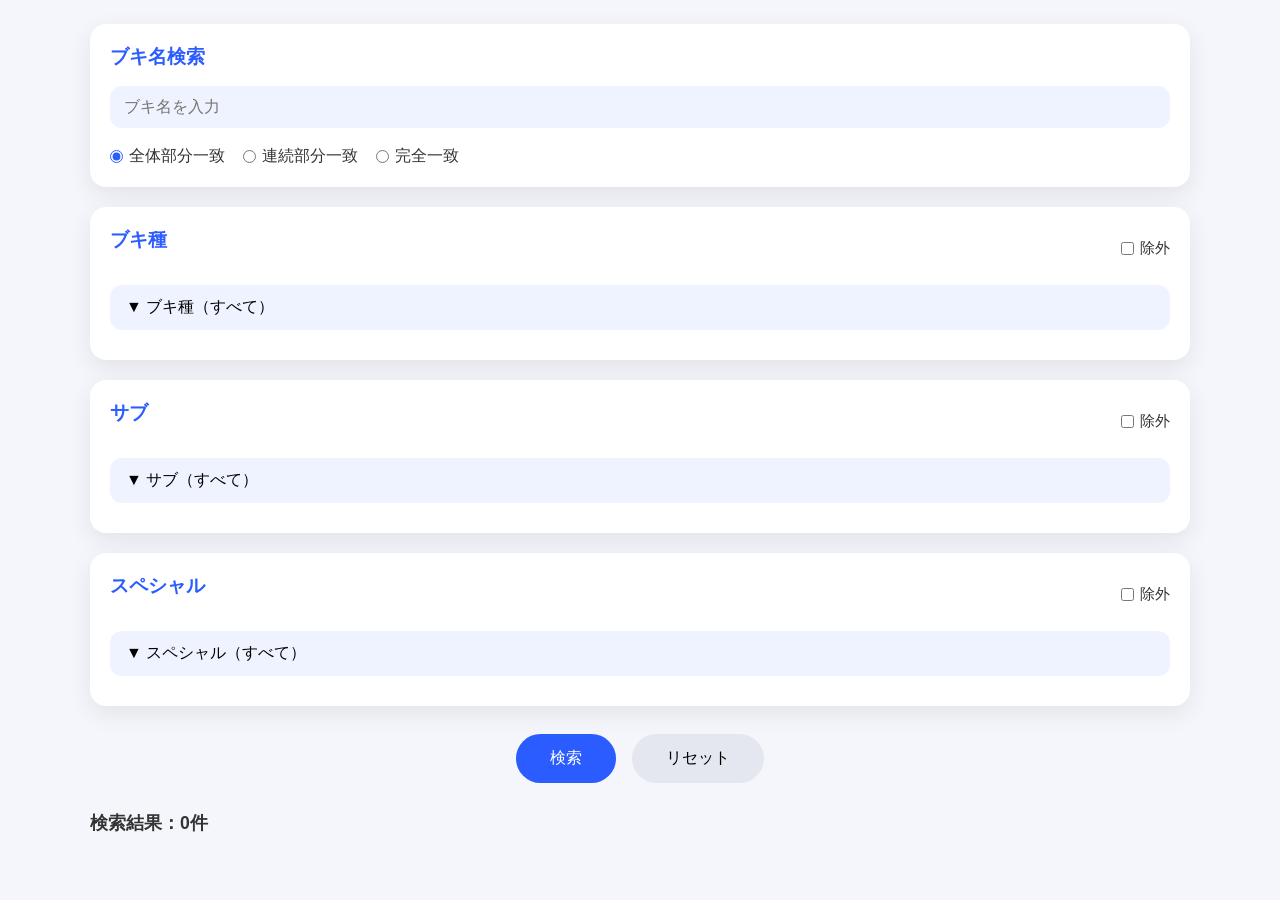
<file: index.html>
<!DOCTYPE html>
<html lang="ja">
<head>
<meta charset="UTF-8">
<meta name="viewport" content="width=device-width, initial-scale=1.0">
<title>----</title>

<link rel="stylesheet" href="style.css">

<script src="results.js"></script>
<script src="script.js" defer></script>
</head>

<body>

<div class="container">

    <!-- ブキ名検索 -->
    <section class="card">

        <h2>ブキ名検索</h2>

        <input
            type="text"
            id="weaponName"
            placeholder="ブキ名を入力">

        <div class="radioGroup">

            <label>
                <input
                    type="radio"
                    name="searchMode"
                    value="all"
                    checked>
                全体部分一致
            </label>

            <label>
                <input
                    type="radio"
                    name="searchMode"
                    value="continuous">
                連続部分一致
            </label>

            <label>
                <input
                    type="radio"
                    name="searchMode"
                    value="exact">
                完全一致
            </label>

        </div>

    </section>

    <!-- ブキ種 -->
    <section class="card">

        <div class="sectionHeader">

            <h2>ブキ種</h2>

            <label class="excludeLabel">
                <input
                    type="checkbox"
                    id="excludeType">
                除外
            </label>

        </div>

        <div
            class="customSelect"
            data-name="ブキ種">

            <button
                type="button"
                id="typeButton"
                class="selectButton"
                data-target="typeDropdown">

                ▼ ブキ種（すべて）

            </button>

            <div
                id="typeDropdown"
                class="dropdown"
                >

                <div class="dropdownActions">

                    <button
                        type="button"
                        class="selectAll">

                        すべて

                    </button>

                    <button
                        type="button"
                        class="clearAll">

                        解除

                    </button>

                </div>

                <div
                    id="typeList"
                    class="checkGrid">
                </div>

            </div>

        </div>

    </section>

    <!-- サブ -->
    <section class="card">

        <div class="sectionHeader">

            <h2>サブ</h2>

            <label class="excludeLabel">
                <input
                    type="checkbox"
                    id="excludeSub">
                除外
            </label>

        </div>

        <div
            class="customSelect"
            data-name="サブ">

            <button
                type="button"
                id="subButton"
                class="selectButton"
                data-target="subDropdown">

                ▼ サブ（すべて）

            </button>

            <div
                id="subDropdown"
                class="dropdown"
                >

                <div class="dropdownActions">

                    <button
                        type="button"
                        class="selectAll">

                        すべて

                    </button>

                    <button
                        type="button"
                        class="clearAll">

                        解除

                    </button>

                </div>

                <div
                    id="subList"
                    class="checkGrid">
                </div>

            </div>

        </div>

    </section>

    <!-- スペシャル -->
    <section class="card">

        <div class="sectionHeader">

            <h2>スペシャル</h2>

            <label class="excludeLabel">
                <input
                    type="checkbox"
                    id="excludeSp">
                除外
            </label>

        </div>

        <div
            class="customSelect"
            data-name="スペシャル">

            <button
                type="button"
                id="spButton"
                class="selectButton"
                data-target="spDropdown">

                ▼ スペシャル（すべて）

            </button>

            <div
                id="spDropdown"
                class="dropdown"
                >

                <div class="dropdownActions">

                    <button
                        type="button"
                        class="selectAll">

                        すべて

                    </button>

                    <button
                        type="button"
                        class="clearAll">

                        解除

                    </button>

                </div>

                <div
                    id="spList"
                    class="checkGrid">
                </div>

            </div>

        </div>

    </section>

    <!-- ボタン -->
    <section class="buttonArea">

        <button id="searchButton">
            検索
        </button>

        <button id="resetButton">
            リセット
        </button>

    </section>

    <!-- 件数 -->
    <section
        id="resultInfo"
        class="resultInfo">

        検索結果：0件

    </section>

    <!-- 検索結果 -->
    <section
        id="resultList"
        class="resultList">
    </section>

</div>

</body>
</html>
</file>
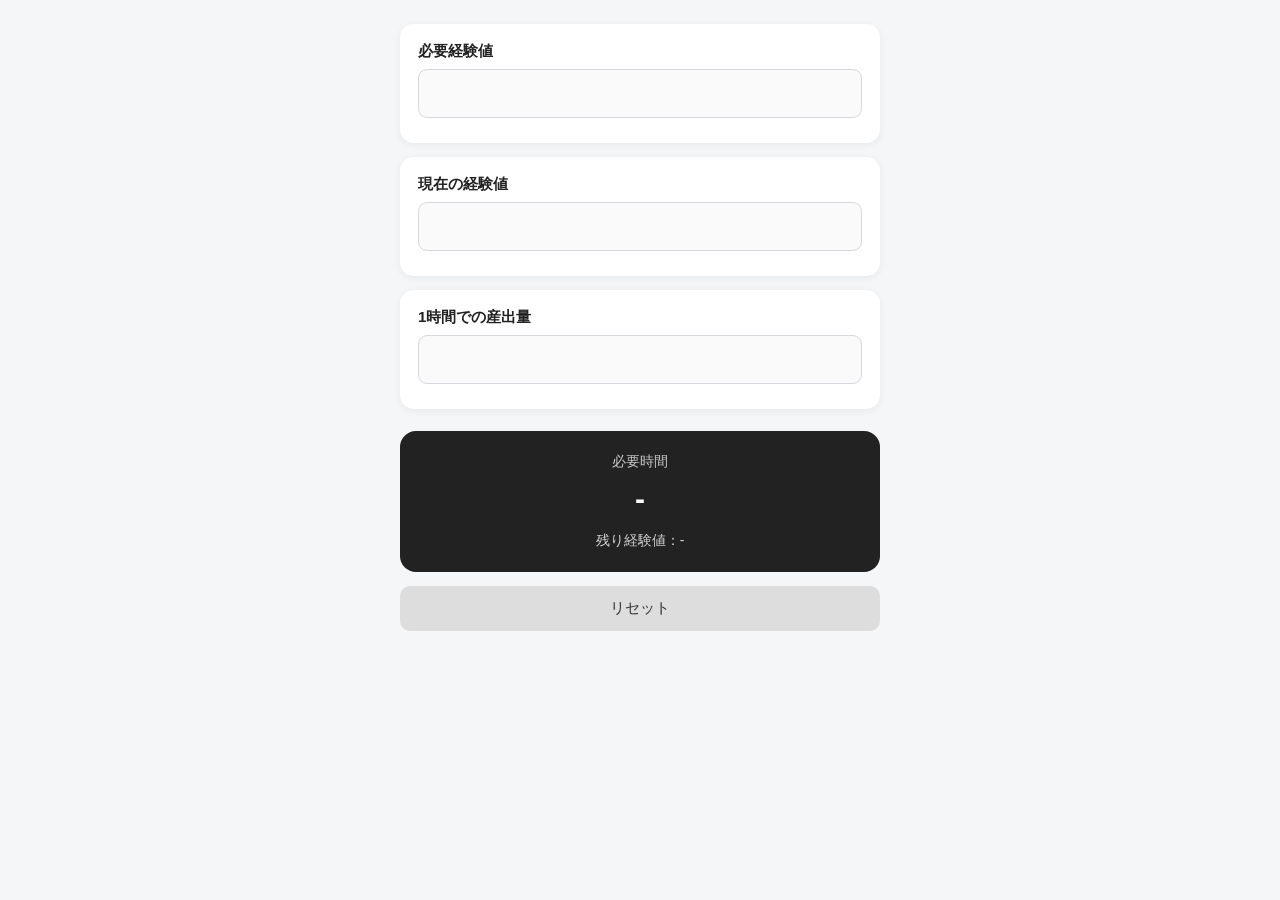
<file: calculation.html>
<!DOCTYPE html>
<html lang="ja">
<head>
<meta charset="UTF-8">
<meta name="viewport" content="width=device-width, initial-scale=1.0">

<title>経験値計算機</title>

<style>
* {
    box-sizing: border-box;
}

body {
    margin: 0;
    padding: 24px 16px;
    background: #f5f6f8;
    font-family:
        -apple-system,
        BlinkMacSystemFont,
        "Segoe UI",
        sans-serif;
    color: #222;
}

.container {
    width: 100%;
    max-width: 480px;
    margin: 0 auto;
}

h1 {
    margin: 0 0 24px;
    text-align: center;
    font-size: 26px;
}

.input-box {
    background: #fff;
    padding: 18px;
    margin-bottom: 14px;
    border-radius: 14px;
    box-shadow: 0 2px 8px rgba(0, 0, 0, 0.06);
}

label {
    display: block;
    margin-bottom: 8px;
    font-weight: bold;
    font-size: 15px;
}

input {
    width: 100%;
    padding: 13px 14px;
    border: 1px solid #d5d8dd;
    border-radius: 9px;
    font-size: 18px;
    outline: none;
    background: #fafafa;
}

input:focus {
    border-color: #555;
    background: #fff;
}

.description {
    margin-top: 7px;
    font-size: 12px;
    color: #888;
}

.result {
    margin-top: 22px;
    padding: 22px 18px;
    background: #222;
    color: #fff;
    border-radius: 16px;
    text-align: center;
}

.result-title {
    font-size: 14px;
    opacity: 0.75;
    margin-bottom: 8px;
}

.result-time {
    font-size: 30px;
    font-weight: bold;
    line-height: 1.3;
}

.remaining {
    margin-top: 14px;
    font-size: 14px;
    opacity: 0.8;
}

.error {
    margin-top: 14px;
    padding: 14px;
    border-radius: 10px;
    background: #ffe8e8;
    color: #c62828;
    font-size: 14px;
    text-align: center;
    display: none;
}

.reset-button {
    width: 100%;
    margin-top: 14px;
    padding: 13px;
    border: none;
    border-radius: 10px;
    background: #ddd;
    color: #333;
    font-size: 15px;
    cursor: pointer;
}

.reset-button:active {
    background: #ccc;
}
</style>
</head>

<body>

<div class="container">
    <div class="input-box">
        <label for="required">
            必要経験値
        </label>

        <input
            id="required"
            type="text"
            inputmode="decimal"
            placeholder=" "
        >

        <div class="description">
        </div>
    </div>


    <div class="input-box">
        <label for="current">
            現在の経験値
        </label>

        <input
            id="current"
            type="text"
            inputmode="decimal"
            placeholder=" "
        >

        <div class="description">
        </div>
    </div>


    <div class="input-box">
        <label for="perHour">
            1時間での産出量
        </label>

        <input
            id="perHour"
            type="text"
            inputmode="decimal"
            placeholder=" "
        >

        <div class="description">
        </div>
    </div>


    <div id="error" class="error"></div>


    <div class="result">

        <div class="result-title">
            必要時間
        </div>

        <div id="resultTime" class="result-time">
            -
        </div>

        <div id="remaining" class="remaining">
            残り経験値：-
        </div>

    </div>


    <button id="resetButton" class="reset-button">
        リセット
    </button>

</div>


<script>

const requiredInput = document.getElementById("required");
const currentInput = document.getElementById("current");
const perHourInput = document.getElementById("perHour");

const resultTime = document.getElementById("resultTime");
const remaining = document.getElementById("remaining");
const errorBox = document.getElementById("error");

const resetButton = document.getElementById("resetButton");


// ==============================
// 数値を解析
// ==============================

function parseValue(value) {

    value = value.trim();

    if (value === "") {
        return null;
    }

    // 数字 + K/M/B
    const match = value.match(
        /^([0-9]*\.?[0-9]+)\s*([KMB])?$/i
    );

    if (!match) {
        return null;
    }

    const number = parseFloat(match[1]);

    const unit = match[2]
        ? match[2].toUpperCase()
        : "";

    const multipliers = {
        "": 1,
        "K": 1000,
        "M": 1000000,
        "B": 1000000000
    };

    return number * multipliers[unit];
}


// ==============================
// 数値をK/M/B形式に変換
// ==============================

function formatValue(value) {

    if (value >= 1000000000) {
        return (value / 1000000000)
            .toFixed(2)
            .replace(/\.?0+$/, "") + "B";
    }

    if (value >= 1000000) {
        return (value / 1000000)
            .toFixed(2)
            .replace(/\.?0+$/, "") + "M";
    }

    if (value >= 1000) {
        return (value / 1000)
            .toFixed(2)
            .replace(/\.?0+$/, "") + "K";
    }

    return Math.round(value).toLocaleString() + "";
}


// ==============================
// 時間を「○時間○分○秒」に変換
// ==============================

function formatTime(hours) {

    const totalSeconds = Math.ceil(hours * 3600);

    const h = Math.floor(totalSeconds / 3600);

    const m = Math.floor(
        (totalSeconds % 3600) / 60
    );

    const s = totalSeconds % 60;

    const parts = [];

    if (h > 0) {
        parts.push(h + "時間");
    }

    if (m > 0) {
        parts.push(m + "分");
    }

    if (s > 0) {
        parts.push(s + "秒");
    }

    if (parts.length === 0) {
        return "0秒";
    }

    return parts.join("");
}


// ==============================
// 計算
// ==============================

function calculate() {

    errorBox.style.display = "none";

    const required = parseValue(
        requiredInput.value
    );

    const current = parseValue(
        currentInput.value
    );

    const perHour = parseValue(
        perHourInput.value
    );


    // 未入力
    if (
        required === null ||
        current === null ||
        perHour === null
    ) {

        resultTime.textContent = "-";
        remaining.textContent = "残り経験値：-";

        return;
    }


    // 不正な値
    if (
        required < 0 ||
        current < 0 ||
        perHour <= 0
    ) {

        showError(
            "入力値を確認してください。"
        );

        return;
    }


    // 残り経験値
    const remainingExp =
        required - current;


    // すでに達成
    if (remainingExp <= 0) {

        resultTime.textContent =
            "目標達成済み！";

        remaining.textContent =
            "残り経験値：0";

        return;
    }


    // 必要時間
    const hours =
        remainingExp / perHour;


    resultTime.textContent =
        formatTime(hours);

    remaining.textContent =
        "残り経験値：" +
        formatValue(remainingExp);
}


// ==============================
// エラー表示
// ==============================

function showError(message) {

    errorBox.textContent = message;
    errorBox.style.display = "block";

    resultTime.textContent = "-";
    remaining.textContent = "残り経験値：-";
}


// ==============================
// 入力時に自動計算
// ==============================

requiredInput.addEventListener(
    "input",
    calculate
);

currentInput.addEventListener(
    "input",
    calculate
);

perHourInput.addEventListener(
    "input",
    calculate
);


// ==============================
// リセット
// ==============================

resetButton.addEventListener(
    "click",
    function() {

        requiredInput.value = "";
        currentInput.value = "";
        perHourInput.value = "";

        errorBox.style.display = "none";

        resultTime.textContent = "-";
        remaining.textContent = "残り経験値：-";
    }
);

</script>

</body>
</html>
</file>
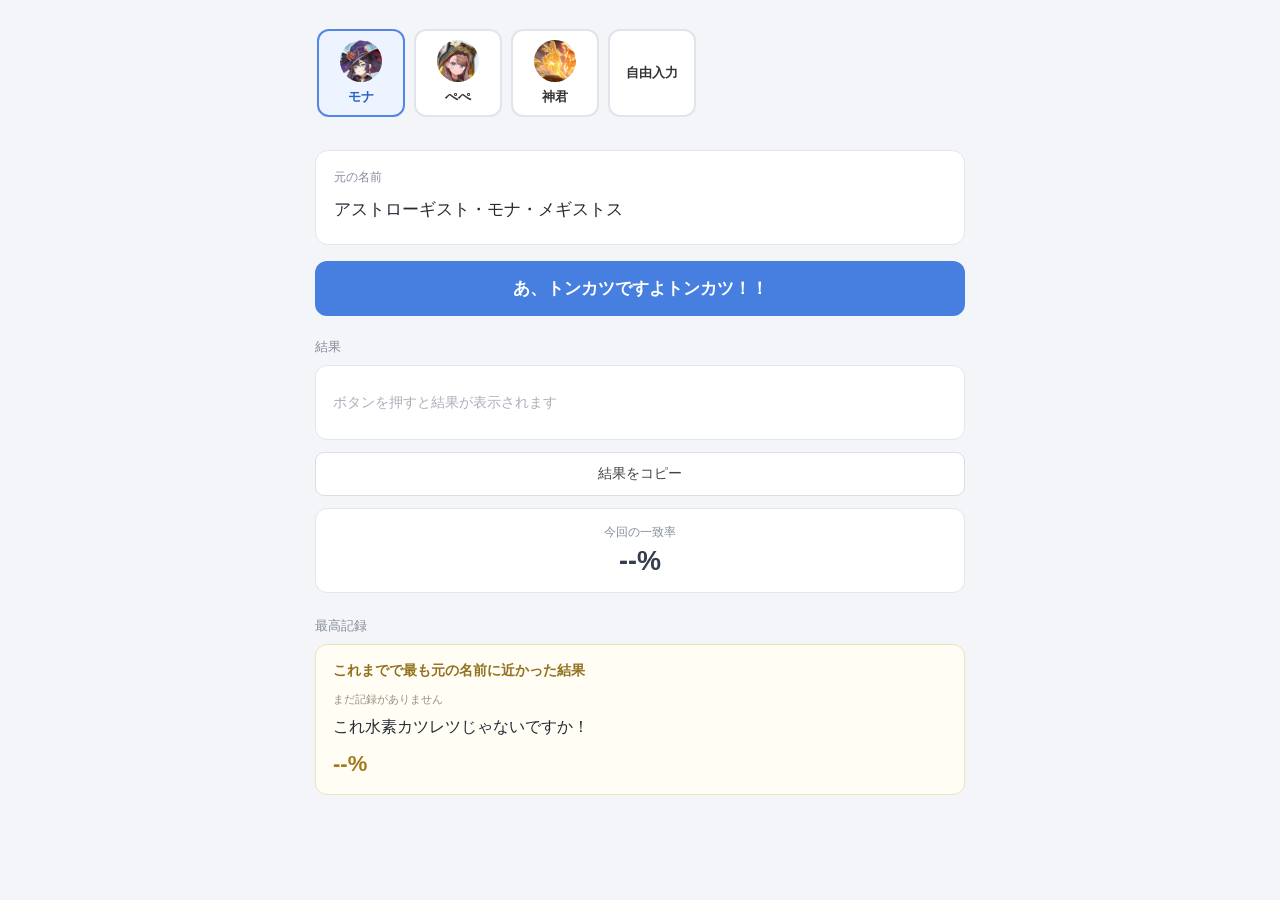
<file: random.html>
<!DOCTYPE html>
<html lang="ja">
<head>
<meta property="og:title" content="何見てんだ">
<meta charset="UTF-8">
<meta name="viewport" content="width=device-width, initial-scale=1.0">
<title>とんかつ？</title>

<style>
* {
    box-sizing: border-box;
}

body {
    margin: 0;
    padding: 24px 14px 40px;
    background: #f3f5f8;
    color: #252a34;
    font-family:
        -apple-system,
        BlinkMacSystemFont,
        "Segoe UI",
        sans-serif;
}

.container {
    max-width: 650px;
    margin: 0 auto;
}

h1 {
    text-align: center;
    font-size: 25px;
    margin: 8px 0 24px;
}

/* 人物タブ */
.tabs {
    display: flex;
    gap: 9px;
    overflow-x: auto;
    padding: 5px 2px 13px;
    margin-bottom: 20px;
    scrollbar-width: thin;
}

.tab {
    flex: 0 0 auto;
    min-width: 88px;
    padding: 9px 10px;
    border: 2px solid #e0e4eb;
    border-radius: 12px;
    background: white;
    color: #333;
    cursor: pointer;
    display: flex;
    flex-direction: column;
    align-items: center;
    gap: 6px;
    font-size: 13px;
    font-weight: bold;
    transition: 0.15s;
}

.tab img {
    width: 42px;
    height: 42px;
    object-fit: cover;
    border-radius: 50%;
    background: #e9edf2;
}

.tab.active {
    border-color: #5287e8;
    background: #edf4ff;
    color: #2864c7;
}

.tab:hover {
    border-color: #8aadeb;
}

.tab.free-tab {
    min-width: 88px;
    justify-content: center;
}

/* 名前表示 */
.name-box {
    background: white;
    border: 1px solid #e2e6ed;
    border-radius: 13px;
    padding: 18px;
    margin-bottom: 16px;
}

.name-label {
    font-size: 12px;
    color: #858c99;
    margin-bottom: 9px;
}

.original-name {
    font-size: 17px;
    line-height: 1.8;
    overflow-wrap: anywhere;
}

#customName {
    width: 100%;
    min-height: 90px;
    padding: 12px;
    border: 1px solid #d5dae3;
    border-radius: 9px;
    font-size: 16px;
    resize: vertical;
    font-family: inherit;
}

/* ボタン */
.randomize-button {
    width: 100%;
    padding: 16px;
    border: none;
    border-radius: 12px;
    background: #477fe0;
    color: white;
    font-size: 17px;
    font-weight: bold;
    cursor: pointer;
    transition: 0.15s;
}

.randomize-button:hover {
    background: #326bd0;
}

.randomize-button:active {
    transform: scale(0.98);
}

/* 結果 */
.result-section {
    margin-top: 22px;
}

.section-label {
    font-size: 13px;
    color: #858c99;
    margin-bottom: 9px;
}

.result-box {
    min-height: 75px;
    padding: 17px;
    background: white;
    border: 1px solid #e2e6ed;
    border-radius: 12px;
    font-size: 19px;
    line-height: 1.9;
    overflow-wrap: anywhere;
}

.result-placeholder {
    color: #aab0ba;
    font-size: 14px;
}

/* 一致した文字 */
.match {
    color: #16a34a;
    text-shadow:
        0 0 5px rgba(34, 197, 94, 0.45),
        0 0 12px rgba(34, 197, 94, 0.3);
    font-weight: bold;
}

/* 一致率 */
.rate-box {
    margin-top: 12px;
    padding: 15px;
    background: white;
    border: 1px solid #e2e6ed;
    border-radius: 12px;
    text-align: center;
}

.rate-label {
    color: #858c99;
    font-size: 12px;
    margin-bottom: 5px;
}

.rate-value {
    font-size: 27px;
    font-weight: bold;
    color: #333d4e;
}

/* 最高記録 */
.best-section {
    margin-top: 24px;
}

.best-box {
    padding: 17px;
    background: #fffdf4;
    border: 1px solid #eee2b7;
    border-radius: 12px;
}

.best-title {
    font-size: 14px;
    font-weight: bold;
    color: #92711e;
    margin-bottom: 12px;
}

.best-name {
    font-size: 11px;
    color: #969080;
    margin-bottom: 6px;
}

.best-result {
    font-size: 16px;
    line-height: 1.8;
    overflow-wrap: anywhere;
    margin-bottom: 10px;
}

.best-rate {
    font-size: 22px;
    font-weight: bold;
    color: #a17a19;
}

.copy-button {
    width: 100%;
    margin-top: 12px;
    padding: 12px;
    border: 1px solid #d9dee7;
    border-radius: 9px;
    background: white;
    color: #444;
    font-size: 14px;
    cursor: pointer;
}

.copy-button:hover {
    background: #f5f7fa;
}

@media (max-width: 480px) {
    body {
        padding: 18px 12px 30px;
    }

    h1 {
        font-size: 22px;
    }

    .result-box {
        font-size: 17px;
    }
}
</style>
</head>

<body>

<div class="container">

    <!-- 人物タブ -->
    <div class="tabs" id="tabs"></div>

    <!-- 元の名前 -->
    <div class="name-box">
        <div class="name-label" id="nameLabel">元の名前</div>
        <div class="original-name" id="originalName"></div>
        <textarea
            id="customName"
            placeholder="ここに入力..."
            style="display:none;"
        ></textarea>
    </div>

    <!-- ランダマイズボタン -->
    <button class="randomize-button" onclick="randomize()">
        あ、トンカツですよトンカツ！！
    </button>

    <!-- 今回の結果 -->
    <div class="result-section">
        <div class="section-label">結果</div>

        <div class="result-box" id="result">
            <span class="result-placeholder">
                ボタンを押すと結果が表示されます
            </span>
        </div>

        <button class="copy-button" onclick="copyResult()">
            結果をコピー
        </button>

        <!-- 今回の一致率 -->
        <div class="rate-box">
            <div class="rate-label">今回の一致率</div>
            <div class="rate-value" id="currentRate">--%</div>
        </div>
    </div>

    <!-- 最高記録 -->
    <div class="best-section">
        <div class="section-label">最高記録</div>

        <div class="best-box">
            <div class="best-title">これまでで最も元の名前に近かった結果</div>

            <div class="best-name" id="bestName">
                まだ記録がありません
            </div>

            <div class="best-result" id="bestResult">
                これ水素カツレツじゃないですか！
            </div>

            <div class="best-rate" id="bestRate">--%</div>
        </div>
    </div>

</div>

<script>
/* =====================================
   人物データ
   人物を追加するときはここに書き足す
===================================== */

const people = [
    {
        name: "アストローギスト・モナ・メギストス",
        label: "モナ",
        image: "mona.jpg"
    },
    {
        name: "シュナペカぺ・サキト・ハトシェプスト",
        label: "ぺぺ",
        image: "pepe.jpg"
    },
    {
        name: "神宵雷府総司駆雷掣電追魔払穢天君",
        label: "神君",
        image: "sinkun.jpg"
    }
];


/* =====================================
   基本設定
===================================== */

// 区切り記号
const separators = new Set([
    "・", "=", "-", ".", "/", "／",
    "–", "—", ":", "：", "_"
]);

let selectedIndex = 0;
let lastResult = "";

// 最高記録
let bestRecord = null;


/* =====================================
   タブ生成
===================================== */

function createTabs() {
    const tabs = document.getElementById("tabs");
    tabs.innerHTML = "";

    people.forEach((person, index) => {
        const button = document.createElement("button");
        button.className = "tab";
        button.onclick = () => selectPerson(index);

        const img = document.createElement("img");
        img.src = person.image;
        img.alt = "";

        // 画像がない場合は代替表示
        img.onerror = function() {
            this.style.display = "none";
        };

        const label = document.createElement("span");
        label.textContent = person.label;

        button.appendChild(img);
        button.appendChild(label);

        tabs.appendChild(button);
    });

    // 自由入力タブは最後
    const freeButton = document.createElement("button");
    freeButton.className = "tab free-tab";
    freeButton.textContent = "自由入力";
    freeButton.onclick = () => selectPerson(-1);

    tabs.appendChild(freeButton);

    updateTabStyle();
}


/* =====================================
   人物選択
===================================== */

function selectPerson(index) {
    selectedIndex = index;

    const originalName = document.getElementById("originalName");
    const customName = document.getElementById("customName");
    const nameLabel = document.getElementById("nameLabel");

    if (index === -1) {
        // 自由入力
        originalName.style.display = "none";
        customName.style.display = "block";
        nameLabel.textContent = "自由入力";
    } else {
        // 登録済み人物
        originalName.style.display = "block";
        customName.style.display = "none";
        nameLabel.textContent = "元の名前";
        originalName.textContent = people[index].name;
    }

    // 結果をリセット
    document.getElementById("result").innerHTML =
        '<span class="result-placeholder">ボタンを押すと結果が表示されます</span>';

    document.getElementById("currentRate").textContent = "--%";
    lastResult = "";

    updateTabStyle();
}


/* =====================================
   選択中タブの見た目
===================================== */

function updateTabStyle() {
    const tabs = document.querySelectorAll(".tab");

    tabs.forEach((tab, index) => {
        const active =
            (selectedIndex === -1 && index === people.length) ||
            (selectedIndex === index);

        tab.classList.toggle("active", active);
    });
}


/* =====================================
   元の名前を取得
===================================== */

function getOriginalName() {
    if (selectedIndex === -1) {
        return document.getElementById("customName").value;
    }

    return people[selectedIndex].name;
}


/* =====================================
   区切り記号ごとに文字をシャッフル
===================================== */

function shuffleName(name) {
    const chars = Array.from(name);
    const result = [];

    let segment = [];

    function shuffleSegment() {
        // Fisher-Yatesシャッフル
        for (let i = segment.length - 1; i > 0; i--) {
            const j = Math.floor(Math.random() * (i + 1));

            [segment[i], segment[j]] =
                [segment[j], segment[i]];
        }

        result.push(...segment);
        segment = [];
    }

    chars.forEach(char => {
        if (separators.has(char)) {
            shuffleSegment();
            result.push(char);
        } else {
            segment.push(char);
        }
    });

    shuffleSegment();

    return result.join("");
}


/* =====================================
   一致率の計算
   区切り記号は対象外
===================================== */

function calculateMatch(original, result) {
    const originalChars = Array.from(original);
    const resultChars = Array.from(result);

    let total = 0;
    let matched = 0;

    const matchFlags = [];

    for (let i = 0; i < originalChars.length; i++) {
        const originalChar = originalChars[i];
        const resultChar = resultChars[i];

        // 区切り記号は比較対象外
        if (separators.has(originalChar)) {
            matchFlags.push(false);
            continue;
        }

        total++;

        if (originalChar === resultChar) {
            matched++;
            matchFlags.push(true);
        } else {
            matchFlags.push(false);
        }
    }

    const rate = total === 0
        ? 0
        : (matched / total) * 100;

    return {
        matched,
        total,
        rate,
        matchFlags
    };
}


/* =====================================
   結果を色付きで表示
===================================== */

function displayResult(result, matchFlags) {
    const resultBox = document.getElementById("result");
    const chars = Array.from(result);

    resultBox.innerHTML = "";

    chars.forEach((char, index) => {
        const span = document.createElement("span");
        span.textContent = char;

        if (matchFlags[index]) {
            span.classList.add("match");
        }

        resultBox.appendChild(span);
    });
}


/* =====================================
   最高記録を更新・表示
===================================== */

function updateBestRecord(original, result, rate) {
    if (!bestRecord || rate > bestRecord.rate) {
        bestRecord = {
            original,
            result,
            rate,
            person: selectedIndex === -1
                ? "自由入力"
                : people[selectedIndex].label
        };

        displayBestRecord();
    }
}

function displayBestRecord() {
    if (!bestRecord) return;

    document.getElementById("bestName").textContent =
        "対象：" + bestRecord.person;

    document.getElementById("bestResult").textContent =
        bestRecord.result;

    document.getElementById("bestRate").textContent =
        bestRecord.rate.toFixed(1) + "%";
}


/* =====================================
   ランダマイズ実行
===================================== */

function randomize() {
    const original = getOriginalName();

    if (!original.trim()) {
        alert("名前を入力してください");
        return;
    }

    const result = shuffleName(original);

    const match = calculateMatch(original, result);

    lastResult = result;

    // 結果表示
    displayResult(result, match.matchFlags);

    // 今回の一致率
    document.getElementById("currentRate").textContent =
        match.rate.toFixed(1) + "%";

    // 最高記録の更新
    updateBestRecord(original, result, match.rate);
}


/* =====================================
   結果をコピー
===================================== */

async function copyResult() {
    if (!lastResult) {
        alert("なんもないやんけ！");
        return;
    }

    try {
        await navigator.clipboard.writeText(lastResult);
        alert("コピーしました！");
    } catch (error) {
        // clipboardが使えない環境向け
        const textarea = document.createElement("textarea");
        textarea.value = lastResult;
        document.body.appendChild(textarea);
        textarea.select();

        try {
            document.execCommand("copy");
            alert("コピーしました！");
        } catch (e) {
            alert("コピーできませんでした。");
        }

        textarea.remove();
    }
}


/* =====================================
   初期化
===================================== */

createTabs();
selectPerson(0);

</script>

</body>
</html>
</file>
<file: style.css>
*{ margin:0; padding:0; box-sizing:border-box; } body{ background:#f4f6fb; font-family:"Yu Gothic","Meiryo",sans-serif; color:#333; padding:24px; } .container{ max-width:1100px; margin:auto; } h1{ text-align:center; margin-bottom:24px; font-size:2rem; color:#2b5cff; } .card{ background:white; border-radius:16px; padding:20px; margin-bottom:20px; box-shadow:0 8px 24px rgba(0,0,0,.08); } .card h2{ margin-bottom:16px; color:#2b5cff; font-size:1.2rem; } .sectionHeader{ display:flex; justify-content:space-between; align-items:center; margin-bottom:16px; } .excludeLabel{ font-size:.95rem; display:flex; align-items:center; gap:6px; } input[type="text"]{ width:100%; padding:12px 14px; border:none; border-radius:12px; background:#eef3ff; font-size:16px; outline:none; transition:.2s; margin-bottom:18px; } input[type="text"]:focus{ background:white; box-shadow:0 0 0 3px #2b5cff33; } .radioGroup{ display:flex; gap:18px; flex-wrap:wrap; } .radioGroup label{ display:flex; align-items:center; gap:6px; cursor:pointer; } .checkGrid{ display:grid; grid-template-columns:repeat(auto-fill,minmax(180px,1fr)); gap:10px; } .checkGrid label{ background:#f6f8ff; border-radius:10px; padding:10px; cursor:pointer; transition:.15s; display:flex; align-items:center; gap:8px; user-select:none; } .checkGrid label:hover{ background:#dfe9ff; } .buttonArea{ display:flex; gap:16px; justify-content:center; margin:28px 0; flex-wrap:wrap; } .buttonArea button{ border:none; cursor:pointer; font-size:16px; padding:14px 34px; border-radius:999px; transition:.2s; } #searchButton{ background:#2b5cff; color:white; } #searchButton:hover{ transform:translateY(-2px); box-shadow:0 8px 20px rgba(43,92,255,.35); } #resetButton{ background:#e4e7ef; } #resetButton:hover{ background:#d6dae5; } .resultInfo{ font-size:1.1rem; margin-bottom:16px; font-weight:bold; } .resultList{ display:grid; grid-template-columns:repeat(auto-fill,minmax(250px,1fr)); gap:16px; } .weaponCard{ background:white; border-radius:14px; padding:18px; box-shadow:0 6px 18px rgba(0,0,0,.08); transition:.2s; } .weaponCard:hover{ transform:translateY(-4px); box-shadow:0 12px 24px rgba(0,0,0,.12); } .weaponName{ font-size:1.1rem; font-weight:bold; color:#2b5cff; margin-bottom:8px; } .weaponInfo{ color:#666; font-size:.9rem; line-height:1.6; } .noResult{ text-align:center; background:white; border-radius:16px; padding:32px; color:#888; box-shadow:0 8px 24px rgba(0,0,0,.08); } input[type="checkbox"], input[type="radio"]{ cursor:pointer; accent-color:#2b5cff; } @media(max-width:700px){ body{ padding:14px; } h1{ font-size:1.6rem; } .checkGrid{ grid-template-columns:repeat(2,1fr); } .radioGroup{ flex-direction:column; gap:10px; } .buttonArea{ flex-direction:column; } .buttonArea button{ width:100%; } .resultList{ grid-template-columns:1fr; } } 
.customSelect{
    position:relative;
}

.selectButton{
    width:100%;
    padding:12px 16px;
    border:none;
    border-radius:12px;
    background:#eef3ff;
    cursor:pointer;
    font-size:16px;
    text-align:left;
    transition:.2s;
}

.selectButton:hover{
    background:#dfe9ff;
}

.selectButton.active{
    background:#d9e5ff;
}

.dropdown{
    margin-top:10px;
    background:white;
    border-radius:12px;
    box-shadow:0 8px 24px rgba(0,0,0,.12);

    max-height:0;
    overflow:hidden;

    opacity:0;
    visibility:hidden;

    transition:
        max-height .25s ease,
        opacity .2s ease,
        visibility .2s;
}

.dropdown.open{
    max-height:420px;
    opacity:1;
    visibility:visible;
}

.dropdownActions{
    display:flex;
    gap:10px;
    padding:12px;
    border-bottom:1px solid #eee;
}

.dropdownActions button{
    flex:1;
    border:none;
    border-radius:8px;
    padding:8px;
    cursor:pointer;
    background:#eef3ff;
    transition:.2s;
}

.dropdownActions button:hover{
    background:#dfe9ff;
}

.checkGrid{
    display:grid;
    grid-template-columns:repeat(auto-fill,minmax(180px,1fr));
    gap:10px;
}

.dropdown .checkGrid{
    display:flex;
    flex-direction:column;
    gap:6px;

    max-height:300px;
    overflow-y:auto;

    padding:12px;
}
</file>
